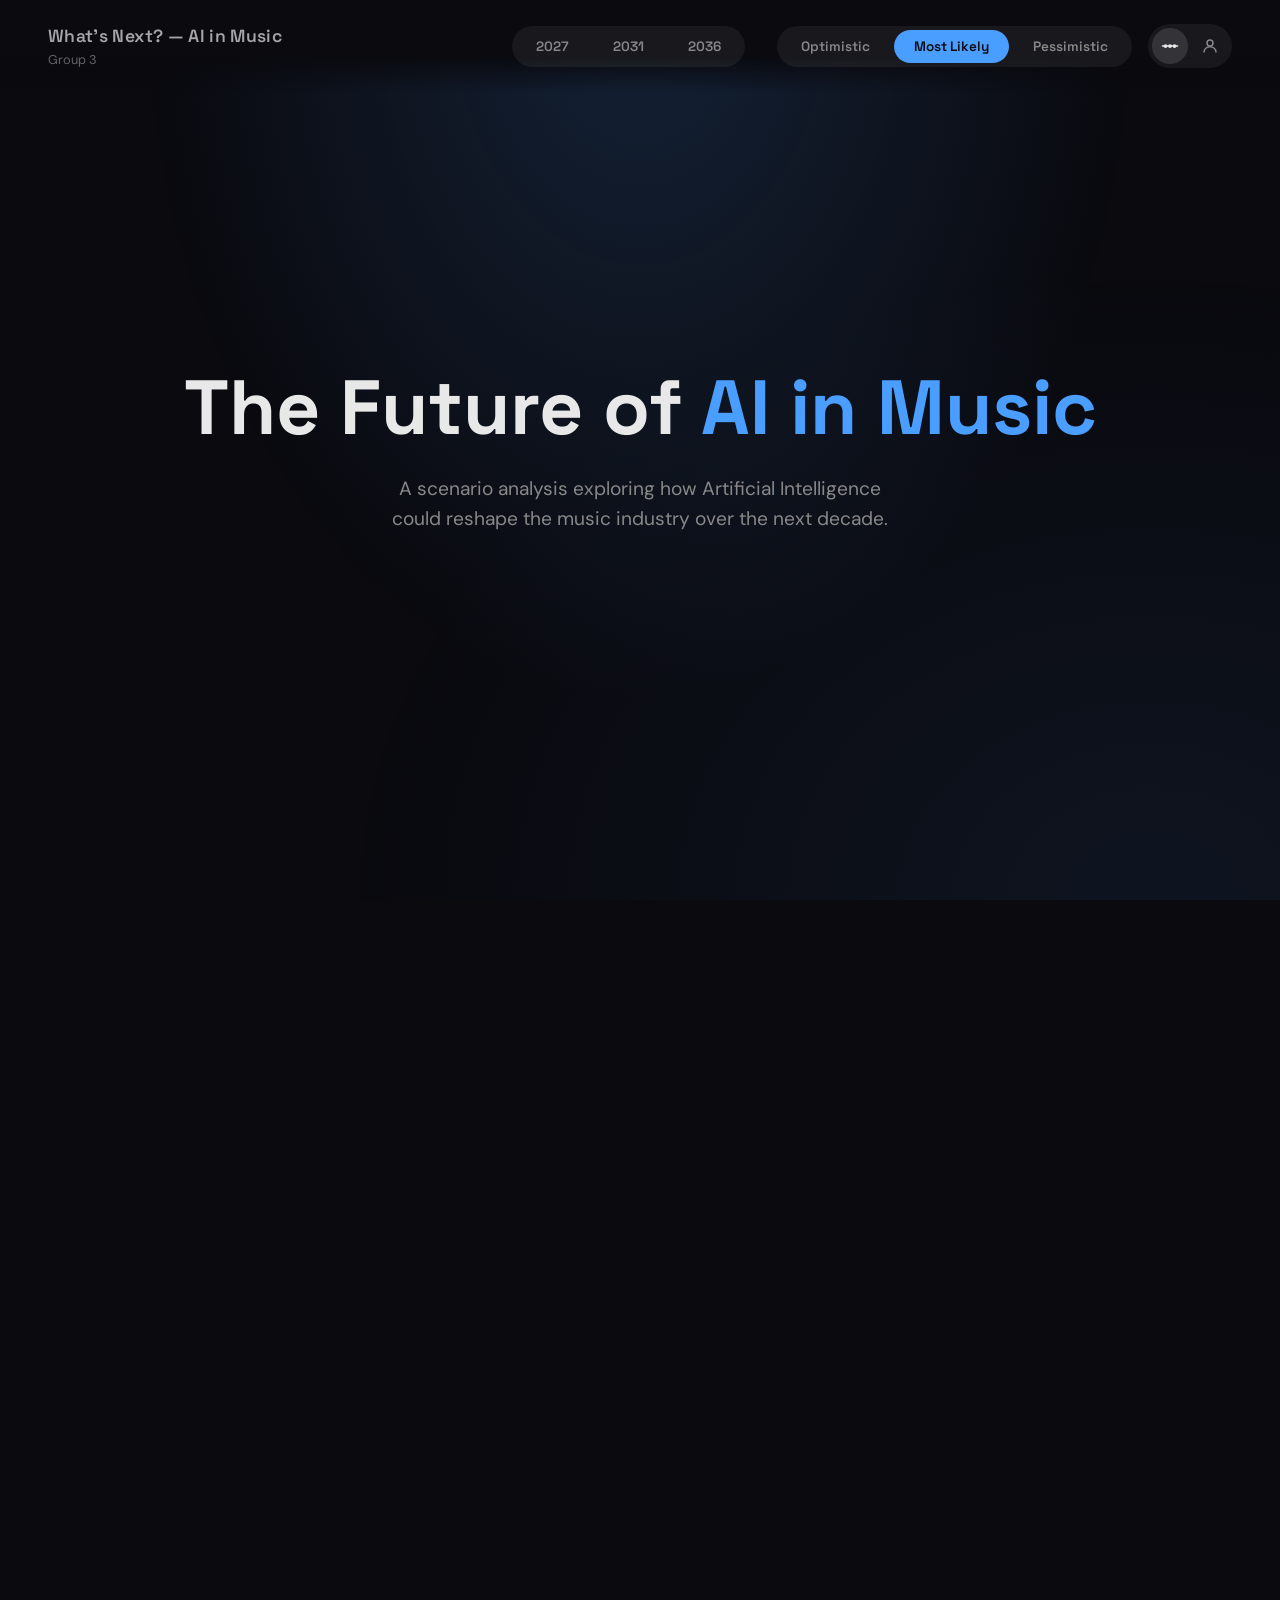
<file: index-v2.html>
<!DOCTYPE html>
<html lang="en">
<head>
  <meta charset="UTF-8">
  <meta name="viewport" content="width=device-width, initial-scale=1.0">
  <title>What's Next? — AI in Music</title>
  <link rel="preconnect" href="https://fonts.googleapis.com">
  <link href="https://fonts.googleapis.com/css2?family=Space+Grotesk:wght@400;600;700&family=DM+Sans:wght@400;500&display=swap" rel="stylesheet">
  <style>
    /* ==========================================================
       WHAT'S NEXT? TIMELINE TEMPLATE — v2

       STUDENTS: This is YOUR starting point. You're expected to
       make this your own. Change the fonts, colors, layout,
       animations — whatever serves your topic.

       The structure:
       - 3 years (2027, 2031, 2036) scroll horizontally
       - Toggle switches between Optimistic / Most Likely / Pessimistic
       - Each year has a "deep dive" slot and a "headline" slot
         depending on the scenario

       YOUR JOB:
       1. Pick ONE year per scenario row to go deep on
          (rich media, visuals, embedded content)
       2. Fill the other two years with headlines + short context
       3. Make the design reflect your topic
       4. Make the toggle feel like a real shift — not just a text swap
       ========================================================== */

    :root {
      /* -- Customize these to match your topic -- */
      --color-bg: #0a0a0f;
      --color-text: #e8e8e8;
      --color-muted: #888;
      --color-accent: #4a9eff;
      --color-optimistic: #2dd4a0;
      --color-likely: #4a9eff;
      --color-pessimistic: #ff6b6b;
      --font-heading: 'Space Grotesk', sans-serif;
      --font-body: 'DM Sans', sans-serif;

      /* Active scenario color — set by JS */
      --color-active: var(--color-likely);
    }

    * {
      margin: 0;
      padding: 0;
      box-sizing: border-box;
    }

    html, body {
      height: 100%;
      overflow: hidden;
      background: var(--color-bg);
      color: var(--color-text);
      font-family: var(--font-body);
    }

    /* ---- SCENARIO BACKGROUND OVERLAYS ---- */
    /* Three fixed gradients that cross-fade as you switch scenarios.
       Each is a dark base tinged with the scenario accent colour.
       Adjust opacity and gradient positions to taste. */
    .bg-tinge {
      position: fixed;
      inset: 0;
      z-index: 0;
      pointer-events: none;
      opacity: 0;
      transition: opacity 0.8s ease;
    }

    .bg-tinge.active {
      opacity: 1;
    }

    .bg-tinge[data-scenario="optimistic"] {
      background:
        radial-gradient(ellipse at 80% 10%, rgba(45, 212, 160, 0.18) 0%, transparent 55%),
        radial-gradient(ellipse at 10% 90%, rgba(45, 212, 160, 0.08) 0%, transparent 50%);
    }

    .bg-tinge[data-scenario="likely"] {
      background:
        radial-gradient(ellipse at 50% 0%,  rgba(74, 158, 255, 0.16) 0%, transparent 55%),
        radial-gradient(ellipse at 90% 100%, rgba(74, 158, 255, 0.07) 0%, transparent 50%);
    }

    .bg-tinge[data-scenario="pessimistic"] {
      background:
        radial-gradient(ellipse at 20% 15%, rgba(255, 107, 107, 0.15) 0%, transparent 50%),
        radial-gradient(ellipse at 85% 85%, rgba(255, 107, 107, 0.10) 0%, transparent 50%);
    }

    /* ---- HEADER / TOGGLE ---- */
    header {
      position: fixed;
      top: 0;
      left: 0;
      right: 0;
      z-index: 100;
      padding: 1.5rem 3rem;
      display: flex;
      justify-content: space-between;
      align-items: center;
      background: linear-gradient(to bottom, var(--color-bg) 60%, transparent);
    }

    .project-title {
      font-family: var(--font-heading);
      font-size: 1.1rem;
      font-weight: 600;
      letter-spacing: 0.02em;
      opacity: 0.7;
    }

    .team-names {
      font-size: 0.8rem;
      opacity: 0.4;
      margin-top: 0.25rem;
    }

    .toggle-group {
      display: flex;
      gap: 0.25rem;
      background: rgba(255,255,255,0.06);
      border-radius: 2rem;
      padding: 0.25rem;
    }

    .toggle-btn {
      font-family: var(--font-heading);
      font-size: 0.85rem;
      font-weight: 600;
      padding: 0.5rem 1.25rem;
      border: none;
      border-radius: 2rem;
      cursor: pointer;
      background: transparent;
      color: var(--color-muted);
      transition: all 0.4s ease;
    }

    .toggle-btn:hover {
      color: var(--color-text);
    }

    .toggle-btn.active {
      background: var(--color-active);
      color: var(--color-bg);
    }

    .toggle-btn[data-scenario="optimistic"].active { background: var(--color-optimistic); }
    .toggle-btn[data-scenario="likely"].active { background: var(--color-likely); }
    .toggle-btn[data-scenario="pessimistic"].active { background: var(--color-pessimistic); }

    /* ---- VIEW TOGGLE (Timeline / Interview) ---- */
    .header-right {
      display: flex;
      align-items: center;
      gap: 1rem;
    }

    .view-toggle {
      display: flex;
      gap: 0.25rem;
      background: rgba(255,255,255,0.06);
      border-radius: 2rem;
      padding: 0.25rem;
    }

    .view-btn {
      width: 2.25rem;
      height: 2.25rem;
      padding: 0;
      border: none;
      border-radius: 50%;
      cursor: pointer;
      background: transparent;
      color: var(--color-muted);
      transition: all 0.3s ease;
      display: flex;
      align-items: center;
      justify-content: center;
    }

    .view-btn:hover {
      color: var(--color-text);
    }

    .view-btn.active {
      background: rgba(255,255,255,0.12);
      color: var(--color-text);
    }

    /* Scenario toggle hides in interview mode */
    .toggle-group {
      transition: opacity 0.3s ease;
    }

    .toggle-group.hidden {
      opacity: 0;
      pointer-events: none;
    }

    /* ---- HORIZONTAL SCROLL CONTAINER ---- */
    .timeline {
      display: flex;
      height: 100vh;
      width: 500vw;
      position: absolute;
      top: 0; left: 0;
      z-index: 1;
      transition: transform 0.8s cubic-bezier(0.65, 0, 0.35, 1);
      will-change: transform;
    }

    /* ---- INTRO PANEL ---- */
    .panel-intro {
      min-width: 100vw;
      height: 100vh;
      display: flex;
      flex-direction: column;
      justify-content: center;
      align-items: center;
      text-align: center;
      padding: 4rem;
    }

    .panel-intro h1 {
      font-family: var(--font-heading);
      font-size: clamp(2.5rem, 6vw, 5rem);
      font-weight: 700;
      line-height: 1.1;
      margin-bottom: 1.5rem;
    }

    .panel-intro h1 span {
      color: var(--color-accent);
    }

    .panel-intro .subtitle {
      font-size: 1.2rem;
      color: var(--color-muted);
      max-width: 500px;
      line-height: 1.6;
    }

    /* ---- YEAR PANELS ---- */
    .panel-year {
      min-width: 100vw;
      height: 100vh;
      position: relative;
    }

    .year-label {
      font-family: var(--font-heading);
      font-size: clamp(6rem, 15vw, 12rem);
      font-weight: 700;
      opacity: 0.06;
      position: absolute;
      top: 50%;
      left: 50%;
      transform: translate(-50%, -50%);
      pointer-events: none;
      color: var(--color-active);
      transition: color 0.6s ease;
    }

    .year-header {
      font-family: var(--font-heading);
      font-size: 1rem;
      font-weight: 600;
      text-transform: uppercase;
      letter-spacing: 0.15em;
      color: var(--color-active);
      margin-bottom: 2rem;
      transition: color 0.4s ease;
    }

    /* ---- SCENARIO CONTENT ---- */
    .scenario-content {
      position: absolute;
      left: 0;
      width: 100vw;
      height: 100vh;
      padding: 6rem 6rem 4rem;
      display: flex;
      flex-direction: column;
      justify-content: center;
      z-index: 2;
    }

    /* -- HEADLINE CELL (light content) -- */
    .cell-headline h2 {
      font-family: var(--font-heading);
      font-size: clamp(1.8rem, 3.5vw, 3rem);
      font-weight: 700;
      line-height: 1.2;
      margin-bottom: 1rem;
      max-width: 700px;
    }

    .cell-headline .context {
      font-size: 1rem;
      color: var(--color-muted);
      max-width: 550px;
      line-height: 1.7;
    }

    /* -- DEEP DIVE CELL (rich content) -- */
    .cell-deepdive {
      display: grid;
      grid-template-columns: 1fr 1fr;
      gap: 3rem;
      align-items: start;
      max-width: 1100px;
    }

    .cell-deepdive h2 {
      font-family: var(--font-heading);
      font-size: clamp(1.5rem, 3vw, 2.4rem);
      font-weight: 700;
      line-height: 1.2;
      margin-bottom: 1rem;
    }

    .cell-deepdive .narrative {
      font-size: 1rem;
      line-height: 1.7;
      color: var(--color-muted);
    }

    .cell-deepdive .narrative p {
      margin-bottom: 1rem;
    }

    .media-slot {
      background: rgba(255,255,255,0.04);
      border: 1px dashed rgba(255,255,255,0.12);
      border-radius: 0.75rem;
      min-height: 300px;
      display: flex;
      align-items: center;
      justify-content: center;
      color: var(--color-muted);
      font-size: 0.85rem;
      text-align: center;
      padding: 2rem;
    }

    .media-slot p {
      max-width: 250px;
      line-height: 1.5;
    }

    /* Embedded media fills the slot */
    .media-slot img,
    .media-slot video,
    .media-slot iframe {
      width: 100%;
      height: 100%;
      object-fit: cover;
      border-radius: 0.75rem;
    }

    .interview-quote {
      border-left: 3px solid var(--color-active);
      padding-left: 1.25rem;
      margin-top: 1.5rem;
      transition: border-color 0.4s ease;
    }

    .interview-quote blockquote {
      font-size: 1rem;
      font-style: italic;
      line-height: 1.6;
      color: var(--color-text);
    }

    .interview-quote cite {
      display: block;
      margin-top: 0.5rem;
      font-size: 0.85rem;
      font-style: normal;
      color: var(--color-muted);
    }

    /* ---- CLOSING PANEL ---- */
    .panel-closing {
      min-width: 100vw;
      height: 100vh;
      scroll-snap-align: start;
      display: flex;
      flex-direction: column;
      justify-content: center;
      align-items: center;
      text-align: center;
      padding: 4rem;
    }

    .panel-closing h2 {
      font-family: var(--font-heading);
      font-size: clamp(2rem, 4vw, 3.5rem);
      font-weight: 700;
      margin-bottom: 1.5rem;
      max-width: 700px;
      line-height: 1.2;
    }

    .panel-closing .closing-text {
      font-size: 1.1rem;
      color: var(--color-muted);
      max-width: 550px;
      line-height: 1.7;
    }

    /* ---- INTERVIEW SECTION — fixed overlay ---- */
    .interview-section {
      display: none;
      position: fixed;
      inset: 0;
      background: var(--color-bg);
      overflow: hidden; /* No scrolling */
      z-index: 50;
    }

    .interview-wrapper {
      width: 100%;
      height: 100%;
      transition: transform 0.8s cubic-bezier(0.85, 0, 0.15, 1);
      display: flex;
      flex-direction: column;
    }

    .interview-section.active {
      display: block;
    }

    /* Each block snaps to fill the viewport */
    .interview-block {
      min-height: 100vh;
      scroll-snap-align: start;
      display: flex;
      align-items: center;
      padding: 7rem 6rem 4rem;
      position: relative;
    }

    .interview-block + .interview-block {
      border-top: 1px solid rgba(255,255,255,0.06);
    }

    /* -- Person overview block -- */
    .block-person .block-inner {
      display: grid;
      grid-template-columns: 260px 1fr;
      gap: 3rem;
      align-items: center;
      max-width: 1100px;
      width: 100%;
    }

    .person-photo-slot {
      background: rgba(255,255,255,0.04);
      border: 1px dashed rgba(255,255,255,0.12);
      border-radius: 0.75rem;
      aspect-ratio: 3 / 4;
      display: flex;
      flex-direction: column;
      align-items: center;
      justify-content: center;
      color: var(--color-muted);
      font-size: 0.8rem;
      text-align: center;
      gap: 0.5rem;
      padding: 1.5rem;
    }

    .person-photo-slot img {
      width: 100%;
      height: 100%;
      object-fit: cover;
      border-radius: 0.75rem;
    }

    .person-info h3 {
      font-family: var(--font-heading);
      font-size: 1.75rem;
      font-weight: 700;
      margin-bottom: 0.4rem;
    }

    .person-info .person-role {
      font-size: 0.9rem;
      color: var(--color-active);
      margin-bottom: 1.25rem;
      transition: color 0.4s ease;
    }

    .person-info .person-bio {
      font-size: 1rem;
      line-height: 1.7;
      color: var(--color-muted);
      max-width: 560px;
    }

    /* -- Video block -- */
    .block-video .block-inner {
      display: grid;
      grid-template-columns: 1fr 340px;
      gap: 3rem;
      align-items: center;
      max-width: 1100px;
      width: 100%;
    }

    .video-slot {
      background: rgba(255,255,255,0.04);
      border: 1px dashed rgba(255,255,255,0.12);
      border-radius: 0.75rem;
      aspect-ratio: 16 / 9;
      display: flex;
      flex-direction: column;
      align-items: center;
      justify-content: center;
      color: var(--color-muted);
      font-size: 0.8rem;
      text-align: center;
      gap: 0.5rem;
      padding: 1.5rem;
    }

    .video-slot iframe,
    .video-slot video {
      width: 100%;
      height: 100%;
      border-radius: 0.75rem;
    }

    .video-info h3 {
      font-family: var(--font-heading);
      font-size: 1.25rem;
      font-weight: 700;
      margin-bottom: 0.75rem;
    }

    .video-info .video-description {
      font-size: 0.95rem;
      line-height: 1.7;
      color: var(--color-muted);
    }

    /* -- Pullquote block -- */
    .block-pullquote .block-inner {
      max-width: 800px;
      width: 100%;
    }

    .block-pullquote blockquote {
      font-family: var(--font-heading);
      font-size: clamp(1.6rem, 3vw, 2.5rem);
      font-weight: 700;
      line-height: 1.3;
      margin-bottom: 1.5rem;
      border-left: 4px solid var(--color-active);
      padding-left: 1.5rem;
      transition: border-color 0.4s ease;
    }

    .block-pullquote cite {
      font-size: 0.9rem;
      font-style: normal;
      color: var(--color-muted);
      padding-left: 1.5rem;
      display: block;
    }

    /* Slot label style shared across placeholders */
    .slot-label {
      font-family: var(--font-heading);
      font-size: 0.75rem;
      font-weight: 600;
      text-transform: uppercase;
      letter-spacing: 0.1em;
      opacity: 0.5;
      margin-bottom: 0.25rem;
    }

    /* ---- RESPONSIVE ---- */
    @media (max-width: 768px) {
      header {
        padding: 1rem 1.5rem;
        flex-direction: column;
        gap: 1rem;
      }

      .panel-year {
        padding: 5rem 2rem 3rem;
      }

      .cell-deepdive {
        grid-template-columns: 1fr;
      }

      .interview-block {
        padding: 6rem 2rem 3rem;
      }

      .block-person .block-inner,
      .block-video .block-inner {
        grid-template-columns: 1fr;
      }
    }
    
    .svg-container {
      width: 100%;
      height: 100%;
      min-width: 100%;
      flex: 1;
      display: flex;
      align-items: center;
      justify-content: center;
    }
    .svg-container svg {
      width: 100%;
      height: 100%;
      max-width: 100%;
      max-height: 100%;
      overflow: visible;
    }
  </style>
</head>
<body>

  <svg width="0" height="0" style="position:absolute; visibility:hidden;">
    <defs>
      <filter id="glow" x="-50%" y="-50%" width="200%" height="200%">
        <feGaussianBlur stdDeviation="3" result="blur" />
        <feMerge>
          <feMergeNode in="blur" />
          <feMergeNode in="blur" />
          <feMergeNode in="SourceGraphic" />
        </feMerge>
      </filter>
      <linearGradient id="grad-cyan" x1="0%" y1="0%" x2="100%" y2="100%">
        <stop offset="0%" stop-color="#00f2fe" />
        <stop offset="100%" stop-color="#4facfe" />
      </linearGradient>
      <linearGradient id="grad-magenta" x1="0%" y1="0%" x2="100%" y2="100%">
        <stop offset="0%" stop-color="#ff0844" />
        <stop offset="100%" stop-color="#ffb199" />
      </linearGradient>
      <linearGradient id="grad-gold" x1="0%" y1="0%" x2="100%" y2="100%">
        <stop offset="0%" stop-color="#f6d365" />
        <stop offset="100%" stop-color="#fda085" />
      </linearGradient>
      <linearGradient id="grad-emerald" x1="0%" y1="0%" x2="100%" y2="100%">
        <stop offset="0%" stop-color="#43e97b" />
        <stop offset="100%" stop-color="#38f9d7" />
      </linearGradient>
      <linearGradient id="grad-crimson" x1="0%" y1="0%" x2="100%" y2="100%">
        <stop offset="0%" stop-color="#f85032" />
        <stop offset="100%" stop-color="#e73827" />
      </linearGradient>
    </defs>
  </svg>

  <!-- ============================================
       SCENARIO BACKGROUND OVERLAYS
       One per scenario, cross-fade on toggle.
       ============================================ -->
  <div class="bg-tinge" data-scenario="optimistic"></div>
  <div class="bg-tinge active" data-scenario="likely"></div>
  <div class="bg-tinge" data-scenario="pessimistic"></div>


  <!-- ============================================
       HEADER — Toggle between scenarios
       ============================================ -->
  <header>
    <div>
      <div class="project-title">What's Next? — AI in Music</div>
      <div class="team-names">Group 3</div>
    </div>
    <div class="header-right">
      <div class="toggle-group" id="yearToggle" style="margin-right: 1rem;">
        <button class="toggle-btn active" data-panel="1">2027</button>
        <button class="toggle-btn" data-panel="2">2031</button>
        <button class="toggle-btn" data-panel="3">2036</button>
      </div>
      <div class="toggle-group" id="scenarioToggle">
        <button class="toggle-btn" data-scenario="optimistic">Optimistic</button>
        <button class="toggle-btn active" data-scenario="likely">Most Likely</button>
        <button class="toggle-btn" data-scenario="pessimistic">Pessimistic</button>
      </div>
      <div class="view-toggle">
        <button class="view-btn active" data-view="timeline" aria-label="Timeline">
          <!-- Horizontal timeline: line with 3 milestone dots -->
          <svg width="18" height="18" viewBox="0 0 24 24" fill="none" stroke="currentColor" stroke-width="2" stroke-linecap="round">
            <line x1="2" y1="12" x2="22" y2="12"/>
            <circle cx="6"  cy="12" r="2.5" fill="currentColor" stroke="none"/>
            <circle cx="12" cy="12" r="2.5" fill="currentColor" stroke="none"/>
            <circle cx="18" cy="12" r="2.5" fill="currentColor" stroke="none"/>
          </svg>
        </button>
        <button class="view-btn" data-view="interview" aria-label="Interview">
          <!-- Person silhouette -->
          <svg width="18" height="18" viewBox="0 0 24 24" fill="none" stroke="currentColor" stroke-width="2" stroke-linecap="round" stroke-linejoin="round">
            <circle cx="12" cy="8" r="4"/>
            <path d="M4 20c0-4 3.6-7 8-7s8 3 8 7"/>
          </svg>
        </button>
      </div>
    </div>
  </header>


  <!-- ============================================
       TIMELINE — Scrolls horizontally
       ============================================ -->
  <div class="timeline" id="timeline">

    <!-- ---- INTRO ---- -->
    <section class="panel-intro" data-panel="0">
      <h1>The Future of <span>AI in Music</span></h1>
      <p class="subtitle">
        A scenario analysis exploring how Artificial Intelligence could reshape
        the music industry over the next decade.
      </p>
    </section>


    <!-- ============================================
         2027

         STUDENTS: Decide which scenario gets the
         "deep dive" for this year and which two
         get headlines only. Swap the classes below.
         ============================================ -->
    <section class="panel-year" data-panel="1">
      <div class="year-label">2027</div>
      <div class="year-header">2027</div>

      <!-- MOST LIKELY — Deep dive -->
      <div class="scenario-content active" data-scenario="likely">
        <div class="cell-deepdive">
          <div>
            <h2>The AI Flood: Playlists Fill Up, Trust Starts to Fracture</h2>
            <div class="narrative">
              <p>
                Streaming platforms are flooded with AI-generated tracks and synthetic “artists,” some landing real label deals while human musicians struggle for visibility. We are already seeing fully AI-generated personas with AI voices and beats securing massive record deals while real talent is sidelined.
              </p>
              <p>
                By 2027, the most realistic scenario is oversaturation. Generative tools make it trivial to upload thousands of tracks, leading to a brutal landscape for discovery. While this is emotionally demotivating for human creators, it acts as a painful correction where audiences slowly begin to value authenticity again.
              </p>
            </div>
            <div class="interview-quote">
              <blockquote>"It's highly demotivating to spend three years crafting an album only to hear AI instantly produce something passable... it is a temporary kick in the teeth."</blockquote>
              <cite>— Ryan, Audio Professional</cite>
            </div>
          </div>
          <div class="media-slot">
            <div class="svg-container gsap-anim scene-likely-1">
              <svg viewBox="0 0 200 150" aria-label="Glass Ball Filling and Cracking">
                <!-- Outer Glass Shell -->
                <circle cx="100" cy="75" r="50" fill="none" stroke="url(#grad-cyan)" stroke-width="2" opacity="0.8" filter="url(#glow)" class="glass-shell" />
                
                <!-- Water Mask & Fill -->
                <defs>
                  <clipPath id="ball-clip">
                    <circle cx="100" cy="75" r="48" />
                  </clipPath>
                </defs>
                <g clip-path="url(#ball-clip)">
                  <rect x="50" y="125" width="100" height="100" fill="url(#grad-cyan)" opacity="0.7" class="water-fill" />
                  <path d="M 50 125 Q 75 115 100 125 T 150 125" fill="none" stroke="#fff" stroke-width="2" opacity="0.5" class="water-surface" />
                </g>

                <!-- Cracks (Hidden initially) -->
                <g class="cracks" stroke="#fff" stroke-width="1.5" fill="none" opacity="0" filter="url(#glow)">
                  <path d="M 100 25 L 95 45 L 110 55 L 90 80 L 105 100 L 95 125" />
                  <path d="M 55 55 L 75 65 L 70 85 L 90 80" />
                  <path d="M 145 60 L 125 75 L 135 95 L 115 105" />
                </g>
              </svg>
            </div>
          </div>
        </div>
      </div>

      <!-- PESSIMISTIC — Deep dive/Headline cell mapped -->
      <div class="scenario-content" data-scenario="pessimistic">
        <div class="cell-deepdive">
          <div>
            <h2>Vancouver nightlife is taking a hit, and AI-assisted music demotivates artists</h2>
            <div class="narrative">
              <p>
                Faced with an endless deluge of passable AI-generated content, emerging artists lose the drive to build careers, significantly impacting local, grassroots music scenes.
              </p>
            </div>
          </div>
        </div>
      </div>

      <!-- OPTIMISTIC — Deep dive/Headline mapped -->
      <div class="scenario-content" data-scenario="optimistic">
        <div class="cell-deepdive">
          <div>
            <h2>A solo artist in a developing country wins the first-ever Grammy using AI</h2>
            <div class="narrative">
              <p>
                AI gives previously under-resourced creators the chance to compete on the global stage. However, human ingenuity has often achieved this boundary-pushing genre fusion without AI already.
              </p>
            </div>
          </div>
        </div>
      </div>
    </section>


    <!-- ============================================
         2031
         ============================================ -->
    <section class="panel-year" data-panel="2">
      <div class="year-label">2031</div>
      <div class="year-header">2031</div>

      <!-- OPTIMISTIC — Deep dive -->
      <div class="scenario-content" data-scenario="optimistic">
        <div class="cell-deepdive">
          <div>
            <h2>Quarantined AI: Human-Only Spaces Become a Selling Point</h2>
            <div class="narrative">
              <p>
                By 2031, AI music has its own major platforms and clearly labelled sections on streaming apps, while human-only spaces become a premium experience. Listeners, exhausted by years of AI spam, demand transparency.
              </p>
              <p>
                Major services introduce AI labels, filters, and separate tabs for synthetic content. Over time, indie platforms like Bandcamp double down on human-only catalogues as a brand promise, protecting human scenes and artists.
              </p>
            </div>
            <div class="interview-quote">
              <blockquote>"I want AI to do my taxes so I can do this stuff. Not AI to do this stuff, so I can do my taxes."</blockquote>
              <cite>— Ryan, Audio Professional</cite>
            </div>
          </div>
          <div class="media-slot">
            <div class="svg-container gsap-anim scene-opt-2">
               <svg viewBox="0 0 200 150" aria-label="Human and AI Swap Animation">
                 <!-- AI Icon -->
                 <g class="icon-ai" transform-origin="100 75">
                   <!-- Robot head -->
                   <rect x="70" y="50" width="60" height="50" rx="8" fill="none" stroke="url(#grad-cyan)" stroke-width="4" filter="url(#glow)" />
                   <!-- Antennas -->
                   <line x1="55" y1="75" x2="70" y2="75" stroke="url(#grad-cyan)" stroke-width="4" filter="url(#glow)" />
                   <line x1="130" y1="75" x2="145" y2="75" stroke="url(#grad-cyan)" stroke-width="4" filter="url(#glow)" />
                   <!-- Eyes -->
                   <circle cx="85" cy="65" r="5" fill="url(#grad-cyan)" filter="url(#glow)" />
                   <circle cx="115" cy="65" r="5" fill="url(#grad-cyan)" filter="url(#glow)" />
                   <!-- Mouth -->
                   <line x1="85" y1="85" x2="115" y2="85" stroke="url(#grad-cyan)" stroke-width="3" filter="url(#glow)" />
                 </g>
                 <!-- Human Icon -->
                 <g class="icon-human" transform-origin="100 75">
                   <circle cx="100" cy="55" r="18" fill="none" stroke="url(#grad-emerald)" stroke-width="4" filter="url(#glow)" />
                   <path d="M 65 110 C 65 75 135 75 135 110" fill="none" stroke="url(#grad-emerald)" stroke-width="4" stroke-linecap="round" filter="url(#glow)" />
                 </g>
              </svg>
            </div>
          </div>
        </div>
      </div>

      <!-- MOST LIKELY — Deep dive mapped -->
      <div class="scenario-content active" data-scenario="likely">
        <div class="cell-deepdive">
          <div>
            <h2>AI takes over electronic music, forcing artists into other popular genres</h2>
            <div class="narrative">
              <p>
                While AI improves at generating electronic styles, top-tier electronic artists (like Deadmau5 or Skrillex) will rely heavily on their unique live setups to prevent AI from fully taking over their specific scenes.
              </p>
            </div>
          </div>
        </div>
      </div>

      <!-- PESSIMISTIC — Deep dive mapped -->
      <div class="scenario-content" data-scenario="pessimistic">
        <div class="cell-deepdive">
         <div>
            <h2>Music-producing jobs are plummeting due to AI</h2>
            <div class="narrative">
              <p>
                The trend of mass job replacement in production stumbles as the massive energy and processing power required for AI to recycle heavy arrangements proves unsustainable compared to human efficiency.
              </p>
            </div>
          </div>
        </div>
      </div>
    </section>


    <!-- ============================================
         2036
         ============================================ -->
    <section class="panel-year" data-panel="3">
      <div class="year-label">2036</div>
      <div class="year-header">2036</div>

      <!-- PESSIMISTIC — Deep dive -->
      <div class="scenario-content" data-scenario="pessimistic">
        <div class="cell-deepdive">
          <div>
            <h2>Dead Artists on Tour: When Labels Don’t Tell You They’re Gone</h2>
            <div class="narrative">
              <p>
                In the darkest 2036 scenario, labels quietly continue releasing “new” music and even live-streamed performances from artists who died years earlier, leveraging voice-printing and performance synthesis without disclosure.
              </p>
              <p>
                The technology to clone voices becomes mature and cheap. With obvious economic incentives to maintain infinite releases from catalogue-rich artists, the ethical lines of disclosure and consent are routinely ignored.
              </p>
            </div>
            <div class="interview-quote">
              <blockquote>"Creating printed voices to hide an artist’s death is freaky... but it is actually going to definitely happen someday."</blockquote>
              <cite>— Ryan, Audio Professional</cite>
            </div>
          </div>
          <div class="media-slot">
            <div class="svg-container gsap-anim scene-pess-3">
              <svg viewBox="0 0 200 150" aria-label="Levitating Ghost">
                <g class="ghost" filter="url(#glow)">
                  <!-- Ghost Body -->
                  <path d="M 70 110 L 70 70 C 70 40 130 40 130 70 L 130 110 L 120 100 L 110 110 L 100 100 L 90 110 L 80 100 Z" fill="none" stroke="url(#grad-cyan)" stroke-width="3" opacity="0.8" />
                  <!-- Eyes -->
                  <circle cx="90" cy="65" r="4" fill="url(#grad-cyan)" />
                  <circle cx="110" cy="65" r="4" fill="url(#grad-cyan)" />
                  <!-- Mouth -->
                  <ellipse cx="100" cy="80" rx="4" ry="6" fill="url(#grad-cyan)" />
                  <!-- Little floating orbs -->
                  <circle cx="140" cy="40" r="2" fill="url(#grad-cyan)" class="orb" />
                  <circle cx="50" cy="90" r="3" fill="url(#grad-cyan)" class="orb" />
                  <circle cx="150" cy="100" r="1.5" fill="url(#grad-cyan)" class="orb" />
                </g>
              </svg>
            </div>
          </div>
        </div>
      </div>

      <!-- MOST LIKELY — Deep dive mapped -->
      <div class="scenario-content active" data-scenario="likely">
        <div class="cell-deepdive">
          <div>
            <h2>The bell curve is flattening; any artist can improve their chances of success</h2>
            <div class="narrative">
              <p>
                While AI-integrated workflows boost the baseline quality of music, audiences grow deeply skeptical. Fans lose trust in artists who secretly use AI because music remains fundamentally about capturing a singular human moment.
              </p>
            </div>
          </div>
        </div>
      </div>

      <!-- OPTIMISTIC — Deep dive mapped -->
      <div class="scenario-content" data-scenario="optimistic">
        <div class="cell-deepdive">
          <div>
            <h2>AI gives small artists better resources and increases the chances of making it big</h2>
            <div class="narrative">
              <p>
                Predictive generation allows solo creators to afford massive productions, instantly generating realistic session musicians, like an 8-string heavy metal guitarist, to realize ideas they couldn't otherwise afford.
              </p>
            </div>
          </div>
        </div>
      </div>
    </section>


    <!-- ---- CLOSING ---- -->
    <section class="panel-closing" data-panel="4">
      <h2>Will AI Replace the Artist or Elevate the Master?</h2>
      <p class="closing-text">
        As generative models become ubiquitous, the ultimate scarcity won't be high-quality music—it will be human authenticity. Are we building tools to eliminate technical friction, or are we accidentally replacing the very soul of the creative process?
      </p>
    </section>

  </div>


  <!-- ============================================
       INTERVIEW SECTION

       STUDENTS: These three blocks are your building
       blocks. Use all of them, skip some, or reorder
       them — whatever serves your interview subject.
       Each block snaps to fill the screen.
       ============================================ -->
  <section class="interview-section" id="interviewSection">
    <div class="interview-wrapper" id="interviewWrapper">
      <!-- Person overview -->
      <div class="interview-block block-person">
        <div class="block-inner">
          <div class="person-photo-slot">
            <div class="slot-label">Photo</div>
            <p>[Image: Ryan in his creative room filled with "knick-knacks and doodads"]</p>
          </div>
          <div class="person-info">
            <h3>Ryan</h3>
            <p class="person-role">Audio Professional (Sound Designer, Mix & Master Engineer, Composer)</p>
            <p class="person-bio">
              Ryan has been working in the music industry for 11 years, diving into audio when he was just 14 years old. As a realist who has spent countless hours on the gruelling, tedious side of audio production—like manually tuning vocal notes—Ryan believes AI should eliminate technical busywork rather than replace the vibrant, creative magic of making art.
            </p>
          </div>
        </div>
      </div>

      <!-- Video clip -->
      <div class="interview-block block-video">
        <div class="block-inner">
          <div class="video-slot">
            <div class="slot-label">Video</div>
            <p>[Video Embed: Key Interview Excerpts]</p>
          </div>
          <div class="video-info">
            <h3>Ryan on the Realities of AI in Audio</h3>
            <p class="video-description">
              In this excerpt, Ryan reacts to our decade-long speculative timeline. He cuts through the industry hype to discuss how AI is currently demotivating artists, why humans will never stop playing physical instruments, and why music's core value lies in capturing a singular, evolving human moment.
            </p>
          </div>
        </div>
      </div>

      <!-- Pullquote -->
      <div class="interview-block block-pullquote">
        <div class="block-inner">
          <blockquote>"Music is such an interesting artwork because it captures a moment. A singular performance that can never be exactly recreated."</blockquote>
          <cite>— Ryan, Audio Professional</cite>
        </div>
      </div>
    </div>
  </section>


  <script>
    // ==========================================================
    // SCENARIO TOGGLE
    // Switches visible content and background tinge across all panels.
    // ==========================================================

    const root = document.documentElement;
    const scenarioToggleBtns = document.querySelectorAll('#scenarioToggle .toggle-btn');
    const yearToggleBtns = document.querySelectorAll('#yearToggle .toggle-btn');
    const bgTinges = document.querySelectorAll('.bg-tinge');
    const timeline = document.getElementById('timeline');
    
    const scenarioColors = {
      optimistic: '#2dd4a0',
      likely: '#4a9eff',
      pessimistic: '#ff6b6b'
    };

    let currentX = 0; // 0: Intro, 1: 2027, 2: 2031, 3: 2036, 4: Closing
    let currentY = 0; // 0, 1, 2 depending on the scenario
    let currentInterviewY = 0; // 0, 1, 2 for interview blocks

    // Initialize 2D Grid DOM
    document.querySelectorAll('.panel-year').forEach(panel => {
      const label = panel.querySelector('.year-label');
      const header = panel.querySelector('.year-header');
      
      const scenarios = panel.querySelectorAll('.scenario-content');
      scenarios.forEach((scen, idx) => {
        scen.style.top = `${idx * 100}vh`; // Stack vertically
        
        // Push labels into each scenario so they maintain position as we scroll
        if (header) scen.insertBefore(header.cloneNode(true), scen.firstChild);
        if (label) scen.appendChild(label.cloneNode(true));
      });
      
      if (header) header.remove();
      if (label) label.remove();
    });

    function updateGrid() {
      // 1. Move Timeline container using 2D transform
      timeline.style.transform = `translate(${-currentX * 100}vw, ${-currentY * 100}vh)`;

      // 2. Update Year Toggles (Top Right)
      yearToggleBtns.forEach(btn => btn.classList.remove('active'));
      if (currentX >= 1 && currentX <= 3) {
        const activeYear = document.querySelector(`#yearToggle .toggle-btn[data-panel="${currentX}"]`);
        if (activeYear) activeYear.classList.add('active');
      }

      // 4. Determine Active Scenario Name based on coordinates
      let sName = 'likely'; // default
      if (currentX >= 1 && currentX <= 3) {
        const panel = document.querySelector(`.panel-year[data-panel="${currentX}"]`);
        if (panel) {
          const activeScenEl = panel.querySelectorAll('.scenario-content')[currentY];
          if (activeScenEl && activeScenEl.dataset.scenario) {
            sName = activeScenEl.dataset.scenario;
          }
        }
      }

      // 5. Apply cosmetic theme updates depending on scenario
      root.style.setProperty('--color-active', scenarioColors[sName]);

      bgTinges.forEach(el => {
        el.classList.toggle('active', el.dataset.scenario === sName);
      });

      scenarioToggleBtns.forEach(b => b.classList.remove('active'));
      const scBtn = document.querySelector(`#scenarioToggle .toggle-btn[data-scenario="${sName}"]`);
      if (scBtn) scBtn.classList.add('active');

      if (typeof playScenarioAnimations === 'function') {
        playScenarioAnimations(sName, currentX);
      }
    }

    // Keyboard 2D Grid Navigation
    document.addEventListener('keydown', (e) => {
      if (currentView === 'interview') {
        if (e.key === 'ArrowDown') {
          if (currentInterviewY < 2) {
            e.preventDefault();
            currentInterviewY++;
            updateInterviewSection();
          }
        } else if (e.key === 'ArrowUp') {
          if (currentInterviewY > 0) {
            e.preventDefault();
            currentInterviewY--;
            updateInterviewSection();
          }
        }
        return;
      }
      
      if (e.key === 'ArrowRight' && currentX < 4) {
        currentX++;
        currentY = 0; // Reset vertical layer on horizontal move
        updateGrid();
      } else if (e.key === 'ArrowLeft' && currentX > 0) {
        currentX--;
        currentY = 0;
        updateGrid();
      } else if (e.key === 'ArrowDown' && currentX >= 1 && currentX <= 3) {
        if (currentY < 2) {
          e.preventDefault();
          currentY++;
          updateGrid();
        }
      } else if (e.key === 'ArrowUp' && currentX >= 1 && currentX <= 3) {
        if (currentY > 0) {
          e.preventDefault();
          currentY--;
          updateGrid();
        }
      }
    });

    function updateInterviewSection() {
      const wrapper = document.getElementById('interviewWrapper');
      if (wrapper) {
        wrapper.style.transform = `translateY(${-currentInterviewY * 100}vh)`;
      }
    }

    // Handle Year Dropdown Clicks
    yearToggleBtns.forEach(btn => {
      btn.addEventListener('click', () => {
        currentX = parseInt(btn.dataset.panel);
        currentY = 0;
        updateGrid();
      });
    });

    // Handle Scenario Toggle Clicks
    scenarioToggleBtns.forEach(btn => {
      btn.addEventListener('click', () => {
        if (currentX >= 1 && currentX <= 3) {
          const sName = btn.dataset.scenario;
          const panel = document.querySelector(`.panel-year[data-panel="${currentX}"]`);
          const scenarios = Array.from(panel.querySelectorAll('.scenario-content'));
          const targetIndex = scenarios.findIndex(s => s.dataset.scenario === sName);
          if (targetIndex !== -1) {
            currentY = targetIndex;
            updateGrid();
          }
        }
      });
    });

    // Toggle between Timeline / Interview
    let currentView = 'timeline';
    const viewBtns = document.querySelectorAll('.view-btn');
    const interviewSection = document.getElementById('interviewSection');
    const scenarioToggle = document.getElementById('scenarioToggle');
    const yearToggle = document.getElementById('yearToggle');

    viewBtns.forEach(btn => {
      btn.addEventListener('click', () => {
        const view = btn.dataset.view;
        if (view === currentView) return;
        currentView = view;

        viewBtns.forEach(b => b.classList.remove('active'));
        btn.classList.add('active');

        if (view === 'interview') {
          interviewSection.classList.add('active');
          if (scenarioToggle) scenarioToggle.classList.add('hidden');
          if (yearToggle) yearToggle.classList.add('hidden');
          currentInterviewY = 0;
          updateInterviewSection();
        } else {
          interviewSection.classList.remove('active');
          if (scenarioToggle) scenarioToggle.classList.remove('hidden');
          if (yearToggle) yearToggle.classList.remove('hidden');
        }
      });
    });

    // Force layout update on map initialize
    updateGrid();
  </script>
  <script src="https://cdnjs.cloudflare.com/ajax/libs/gsap/3.12.2/gsap.min.js"></script>
  <script>
    function playScenarioAnimations(sName, currentX) {
      if (!window.gsap) return;
      gsap.killTweensOf(".gsap-anim *");
      gsap.killTweensOf(".gsap-anim");

      if (currentX === 1) { // 2027
        if (sName === 'likely') {
          const tl = gsap.timeline({ repeat: -1 });
          // Reset state
          tl.set(".scene-likely-1 .water-fill", { y: 0 });
          tl.set(".scene-likely-1 .water-surface", { y: 0, opacity: 0 });
          tl.set(".scene-likely-1 .cracks", { opacity: 0 });
          tl.set(".scene-likely-1 .glass-shell", { scale: 1, transformOrigin: "50% 50%", opacity: 0.8 });

          // Fill water
          tl.to(".scene-likely-1 .water-surface", { opacity: 0.5, duration: 0.2 })
            .to(".scene-likely-1 .water-fill", { y: -100, duration: 3, ease: "power1.inOut" }, "<")
            .to(".scene-likely-1 .water-surface", { y: -100, duration: 3, ease: "power1.inOut" }, "<")
            // Surface wobble
            .to(".scene-likely-1 .water-surface", { x: -5, duration: 0.3, yoyo: true, repeat: 10 }, "-=3")
            // Pressure buildup
            .to(".scene-likely-1 .glass-shell", { scale: 1.05, duration: 0.5, yoyo: true, repeat: 1 }, "-=1");

          // Crack & Shatter
          tl.to(".scene-likely-1 .cracks", { opacity: 1, duration: 0.1 })
            .to(".scene-likely-1 .glass-shell", { opacity: 0, scale: 1.1, duration: 0.2 }, "+=0.2")
            .to(".scene-likely-1 .water-fill", { opacity: 0, duration: 0.2 }, "<")
            .to(".scene-likely-1 .water-surface", { opacity: 0, duration: 0.2 }, "<")
            .to(".scene-likely-1 .cracks", { opacity: 0, scale: 1.2, transformOrigin: "50% 50%", duration: 0.3 }, "<");
            
          // Hold empty state briefly before repeat
          tl.to({}, { duration: 0.5 });

        } else if (sName === 'pessimistic') {
           gsap.fromTo(".scene-pess-1 .neon-line", {opacity: 1}, {opacity: 0.1, duration: 0.1, repeat: -1, yoyo: true, repeatDelay: "random(0.1, 1.5)"});
           gsap.fromTo(".scene-pess-1 .rain", {y: -20, opacity: 0}, {y: 150, opacity: 0.5, duration: 0.8, stagger: 0.1, repeat: -1, ease: "none"});
        } else if (sName === 'optimistic') {
           gsap.to(".scene-opt-1 .ring1", {rotation: 360, transformOrigin: "50% 50%", duration: 10, repeat: -1, ease: "none"});
           gsap.to(".scene-opt-1 .ring2", {rotation: -360, transformOrigin: "50% 50%", duration: 15, repeat: -1, ease: "none"});
           gsap.to(".scene-opt-1 .core", {scale: 1.3, transformOrigin: "50% 50%", duration: 2, yoyo: true, repeat: -1, ease: "sine.inOut"});
           gsap.fromTo(".scene-opt-1 .note", {y: 10, opacity: 0}, {y: -30, opacity: 1, duration: 3, yoyo: true, repeat: -1, ease: "sine.inOut"});
        }
      } else if (currentX === 2) { // 2031
        if (sName === 'optimistic') {
           const tl = gsap.timeline({ repeat: -1 });
           
           // Initial state (Human in front, AI in back)
           tl.set(".scene-opt-2 .icon-human", { x: 0, scale: 1, opacity: 1, y: 0 });
           tl.set(".scene-opt-2 .icon-ai", { x: 0, scale: 0.6, opacity: 0.3, y: -20 });

           // Human moves to left and back, AI moves to right and front
           tl.to(".scene-opt-2 .icon-human", { x: -50, scale: 0.8, opacity: 0.6, duration: 1, ease: "power1.inOut" }, 0)
             .to(".scene-opt-2 .icon-ai", { x: 50, scale: 0.8, opacity: 0.6, duration: 1, ease: "power1.inOut" }, 0)
             .to(".scene-opt-2 .icon-human", { x: 0, scale: 0.6, opacity: 0.3, y: -20, duration: 1, ease: "power1.inOut" }, 1)
             .to(".scene-opt-2 .icon-ai", { x: 0, scale: 1, opacity: 1, y: 0, duration: 1, ease: "power1.inOut" }, 1)

             // Little pause
             .to({}, { duration: 0.8 })

             // AI moves left and back, Human moves right and front
             .to(".scene-opt-2 .icon-ai", { x: -50, scale: 0.8, opacity: 0.6, duration: 1, ease: "power1.inOut" }, 2.8)
             .to(".scene-opt-2 .icon-human", { x: 50, scale: 0.8, opacity: 0.6, duration: 1, ease: "power1.inOut" }, 2.8)
             .to(".scene-opt-2 .icon-ai", { x: 0, scale: 0.6, opacity: 0.3, y: -20, duration: 1, ease: "power1.inOut" }, 3.8)
             .to(".scene-opt-2 .icon-human", { x: 0, scale: 1, opacity: 1, y: 0, duration: 1, ease: "power1.inOut" }, 3.8)

             // Pause at end
             .to({}, { duration: 0.8 });
             
        } else if (sName === 'likely') {
           gsap.to(".scene-likely-2 .eq-bar", {height: "random(10, 90)", y: (i,t) => 140 - gsap.getProperty(t, "height"), duration: 0.4, repeat: -1, yoyo: true, stagger: 0.05, ease: "sine.inOut"});
           gsap.to(".scene-likely-2 .dj", {x: 5, duration: 0.5, yoyo: true, repeat: -1});
        } else if (sName === 'pessimistic') {
           gsap.fromTo(".scene-pess-2 .server-led", {opacity: 0}, {opacity: 1, duration: 0.2, repeat: -1, yoyo: true, repeatDelay: "random(0.2, 1.5)"});
           gsap.fromTo(".scene-pess-2 .graph-line", {strokeDasharray: 300, strokeDashoffset: 300}, {strokeDashoffset: 0, duration: 4, ease: "power2.out"});
        }
      } else if (currentX === 3) { // 2036
        if (sName === 'likely') {
           gsap.to(".scene-likely-3 .curve", {scaleY: 0.3, transformOrigin: "50% 100%", duration: 3, yoyo: true, repeat: -1, ease: "power2.inOut"});
           gsap.fromTo(".scene-likely-3 .qmark", {y: 0, opacity: 0.5}, {y: -15, opacity: 1, rotation: "random(-10, 10)", duration: 2, yoyo: true, repeat: -1, stagger: 0.5, ease: "sine.inOut"});
        } else if (sName === 'optimistic') {
           gsap.to(".scene-opt-3 .guitar-body", {scale: 1.05, transformOrigin: "50% 50%", duration: 2, yoyo: true, repeat: -1, ease: "sine.inOut"});
           gsap.to(".scene-opt-3 .string", {scaleY: 1.5, opacity: 0.5, transformOrigin: "50% 50%", duration: 0.1, yoyo: true, repeat: -1, stagger: 0.05});
           gsap.to(".scene-opt-3 .spark", {x: "random(-60, 60)", y: "random(-30, 30)", scale: "random(0.5, 2.5)", opacity: "random(0.2, 1)", duration: "random(0.5, 1.5)", repeat: -1, yoyo: true, ease: "sine.inOut"});
        } else if (sName === 'pessimistic') {
           // Slow levitation for the ghost
           gsap.fromTo(".scene-pess-3 .ghost", { y: -10 }, { y: 10, duration: 2.5, yoyo: true, repeat: -1, ease: "sine.inOut" });
           // Subtle pulse/drift for the little orbs
           gsap.fromTo(".scene-pess-3 .orb", { opacity: 0.3, y: 0 }, { opacity: 1, y: -15, duration: "random(1.5, 3)", yoyo: true, repeat: -1, ease: "sine.inOut", stagger: 0.2 });
        }
      }
    }
  </script>

</body>
</html>
</file>
